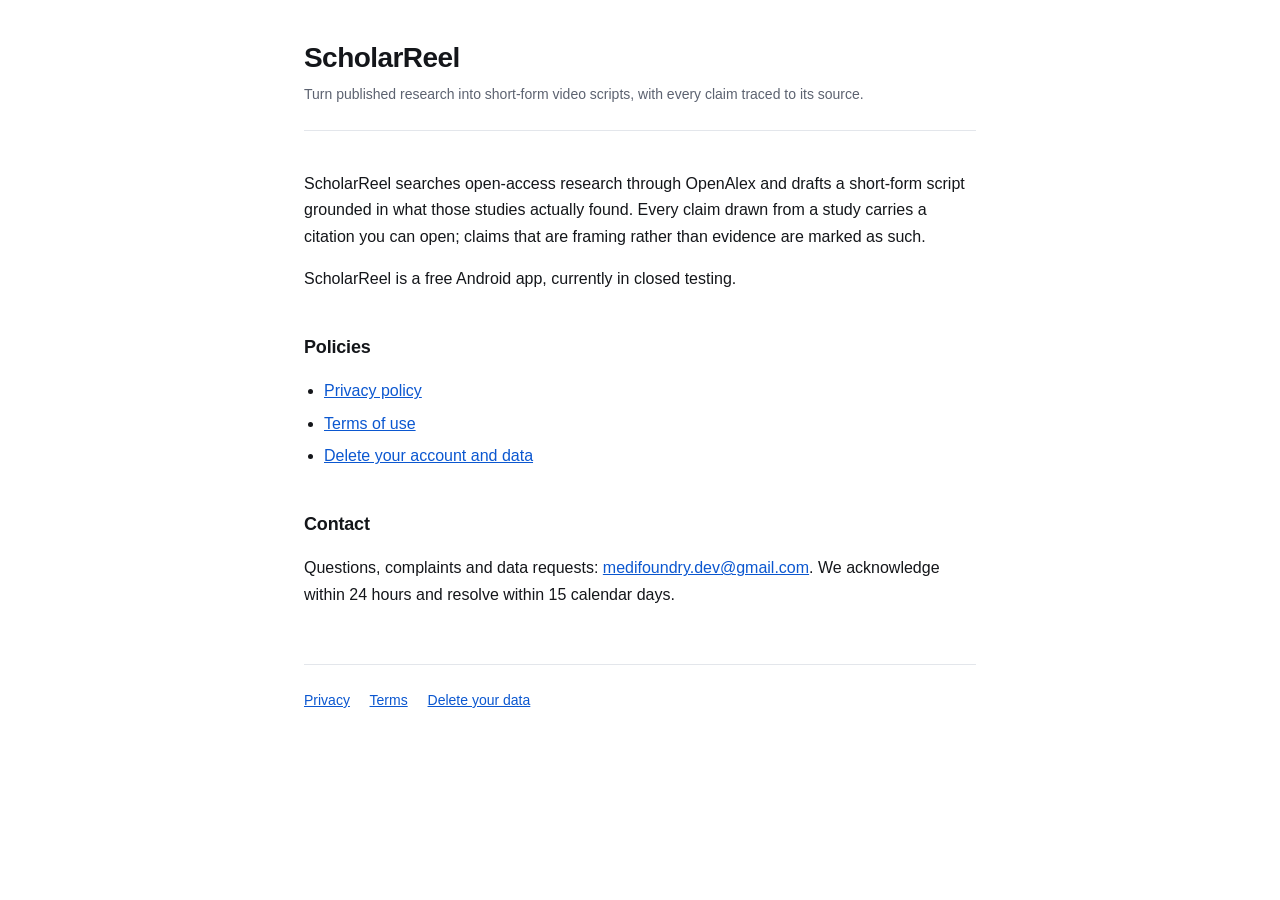
<file: index.html>
<!doctype html>
<html lang="en">
<head>
<meta charset="utf-8">
<meta name="viewport" content="width=device-width, initial-scale=1">
<title>ScholarReel</title>
<link rel="stylesheet" href="style.css">
</head>
<body>
<main>

<header>
  <h1>ScholarReel</h1>
  <p class="updated">Turn published research into short-form video scripts, with every claim traced to its source.</p>
</header>

<p>
  ScholarReel searches open-access research through OpenAlex and drafts a
  short-form script grounded in what those studies actually found. Every claim
  drawn from a study carries a citation you can open; claims that are framing
  rather than evidence are marked as such.
</p>

<p>ScholarReel is a free Android app, currently in closed testing.</p>

<h2>Policies</h2>
<ul>
  <li><a href="privacy.html">Privacy policy</a></li>
  <li><a href="terms.html">Terms of use</a></li>
  <li><a href="delete.html">Delete your account and data</a></li>
</ul>

<h2>Contact</h2>
<p>
  Questions, complaints and data requests:
  <a href="mailto:medifoundry.dev@gmail.com">medifoundry.dev@gmail.com</a>.
  We acknowledge within 24 hours and resolve within 15 calendar days.
</p>

<footer>
  <a href="privacy.html">Privacy</a>
  <a href="terms.html">Terms</a>
  <a href="delete.html">Delete your data</a>
</footer>

</main>
</body>
</html>
</file>
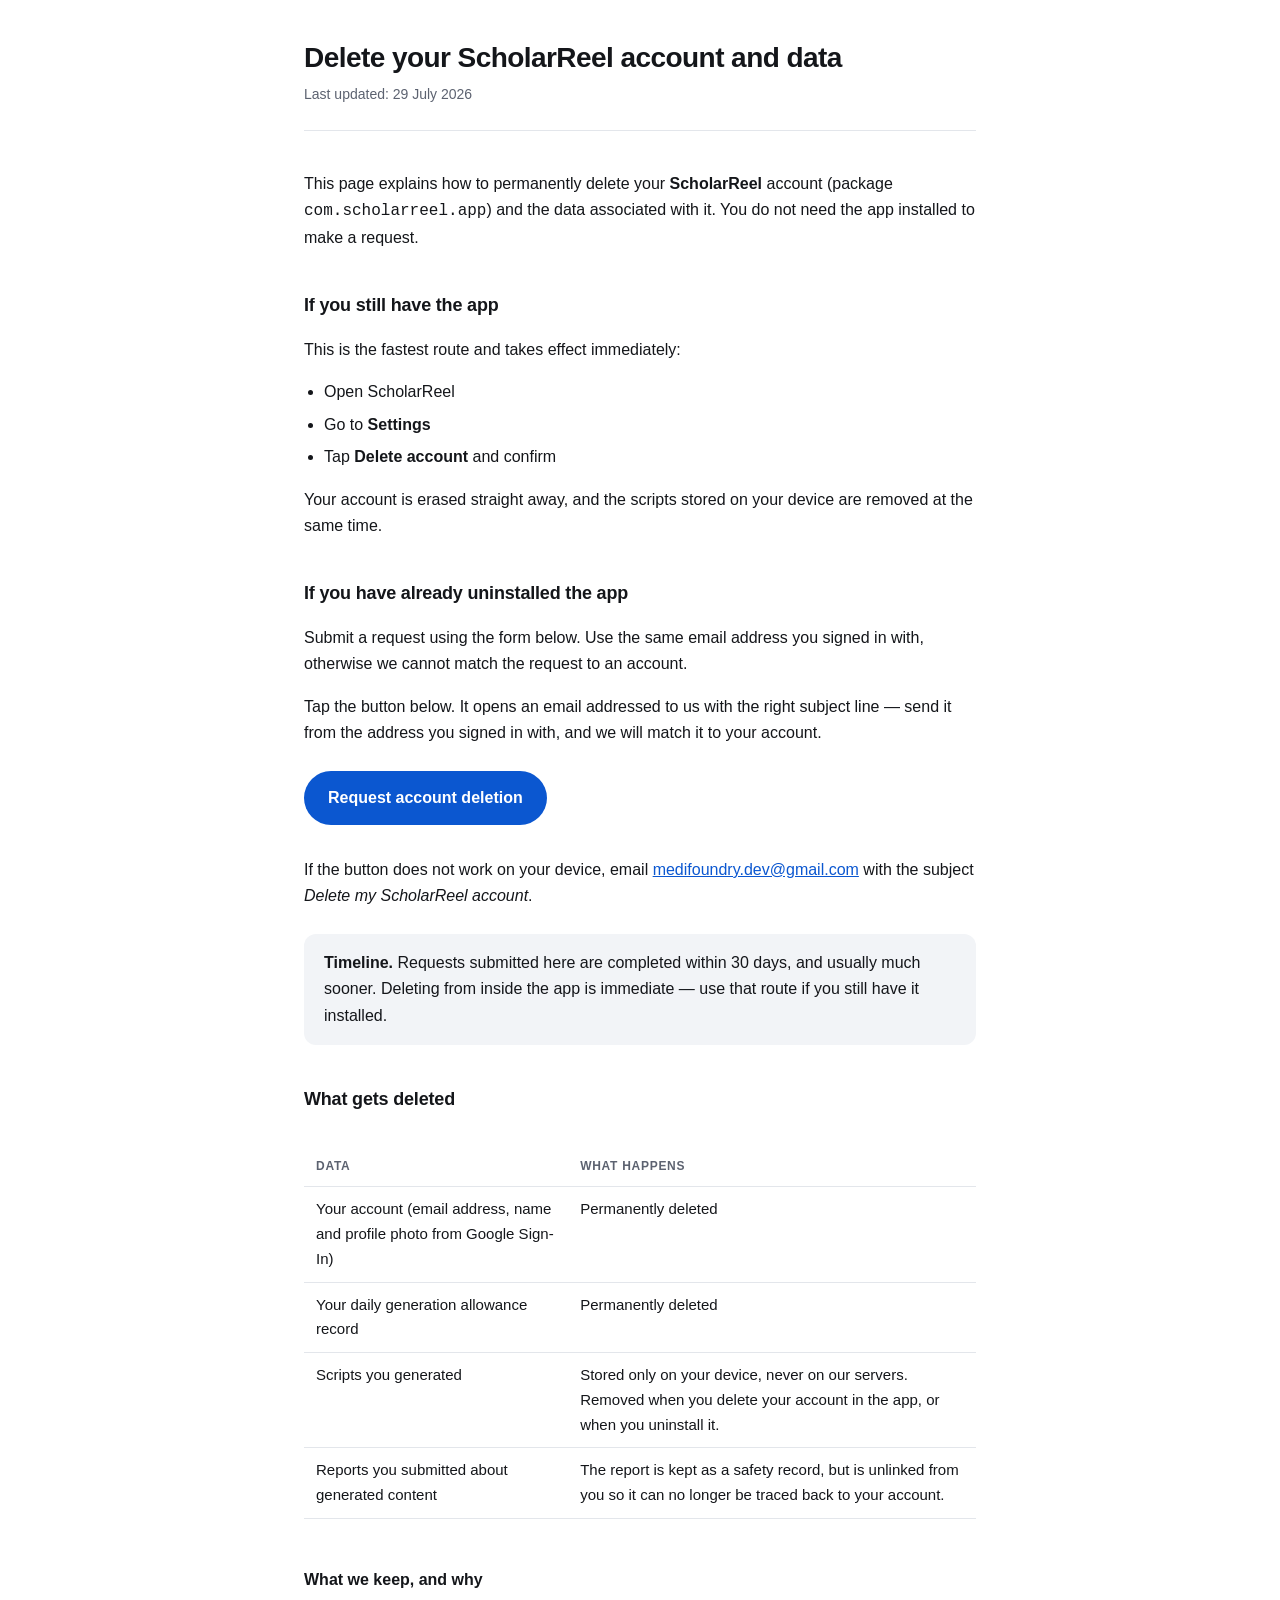
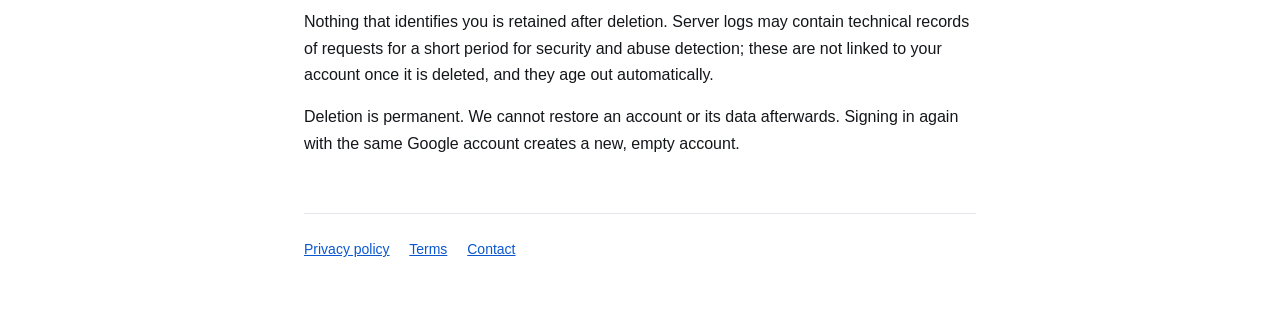
<file: delete.html>
<!doctype html>
<html lang="en">
<head>
<meta charset="utf-8">
<meta name="viewport" content="width=device-width, initial-scale=1">
<title>Delete your ScholarReel account and data</title>
<link rel="stylesheet" href="style.css">
</head>
<body>
<main>

<header>
  <h1>Delete your ScholarReel account and data</h1>
  <p class="updated">Last updated: 29 July 2026</p>
</header>

<p>
  This page explains how to permanently delete your <strong>ScholarReel</strong>
  account (package <code>com.scholarreel.app</code>) and the data associated with it.
  You do not need the app installed to make a request.
</p>

<h2>If you still have the app</h2>
<p>This is the fastest route and takes effect immediately:</p>
<ul>
  <li>Open ScholarReel</li>
  <li>Go to <strong>Settings</strong></li>
  <li>Tap <strong>Delete account</strong> and confirm</li>
</ul>
<p>
  Your account is erased straight away, and the scripts stored on your device are
  removed at the same time.
</p>

<h2>If you have already uninstalled the app</h2>
<p>
  Submit a request using the form below. Use the same email address you signed in
  with, otherwise we cannot match the request to an account.
</p>

<p>
  Tap the button below. It opens an email addressed to us with the right
  subject line — send it from the address you signed in with, and we will match
  it to your account.
</p>

<a class="cta"
   href="mailto:medifoundry.dev@gmail.com?subject=Delete%20my%20ScholarReel%20account&amp;body=Please%20permanently%20delete%20my%20ScholarReel%20account%20and%20all%20associated%20data.%0A%0AI%20understand%20this%20cannot%20be%20undone.%0A%0A(Send%20this%20from%20the%20email%20address%20you%20signed%20in%20with.)">
  Request account deletion
</a>

<p>
  If the button does not work on your device, email
  <a href="mailto:medifoundry.dev@gmail.com">medifoundry.dev@gmail.com</a>
  with the subject <em>Delete my ScholarReel account</em>.
</p>

<div class="note">
  <strong>Timeline.</strong> Requests submitted here are completed within 30 days,
  and usually much sooner. Deleting from inside the app is immediate — use that
  route if you still have it installed.
</div>

<h2>What gets deleted</h2>

<div class="scroll">
<table>
  <thead>
    <tr><th>Data</th><th>What happens</th></tr>
  </thead>
  <tbody>
    <tr>
      <td>Your account (email address, name and profile photo from Google Sign-In)</td>
      <td>Permanently deleted</td>
    </tr>
    <tr>
      <td>Your daily generation allowance record</td>
      <td>Permanently deleted</td>
    </tr>
    <tr>
      <td>Scripts you generated</td>
      <td>
        Stored only on your device, never on our servers. Removed when you delete
        your account in the app, or when you uninstall it.
      </td>
    </tr>
    <tr>
      <td>Reports you submitted about generated content</td>
      <td>
        The report is kept as a safety record, but is unlinked from you so it can
        no longer be traced back to your account.
      </td>
    </tr>
  </tbody>
</table>
</div>

<h3>What we keep, and why</h3>
<p>
  Nothing that identifies you is retained after deletion. Server logs may contain
  technical records of requests for a short period for security and abuse
  detection; these are not linked to your account once it is deleted, and they
  age out automatically.
</p>
<p>
  Deletion is permanent. We cannot restore an account or its data afterwards.
  Signing in again with the same Google account creates a new, empty account.
</p>

<footer>
  <a href="privacy.html">Privacy policy</a>
  <a href="terms.html">Terms</a>
  <a href="mailto:medifoundry.dev@gmail.com">Contact</a>
</footer>

</main>
</body>
</html>
</file>
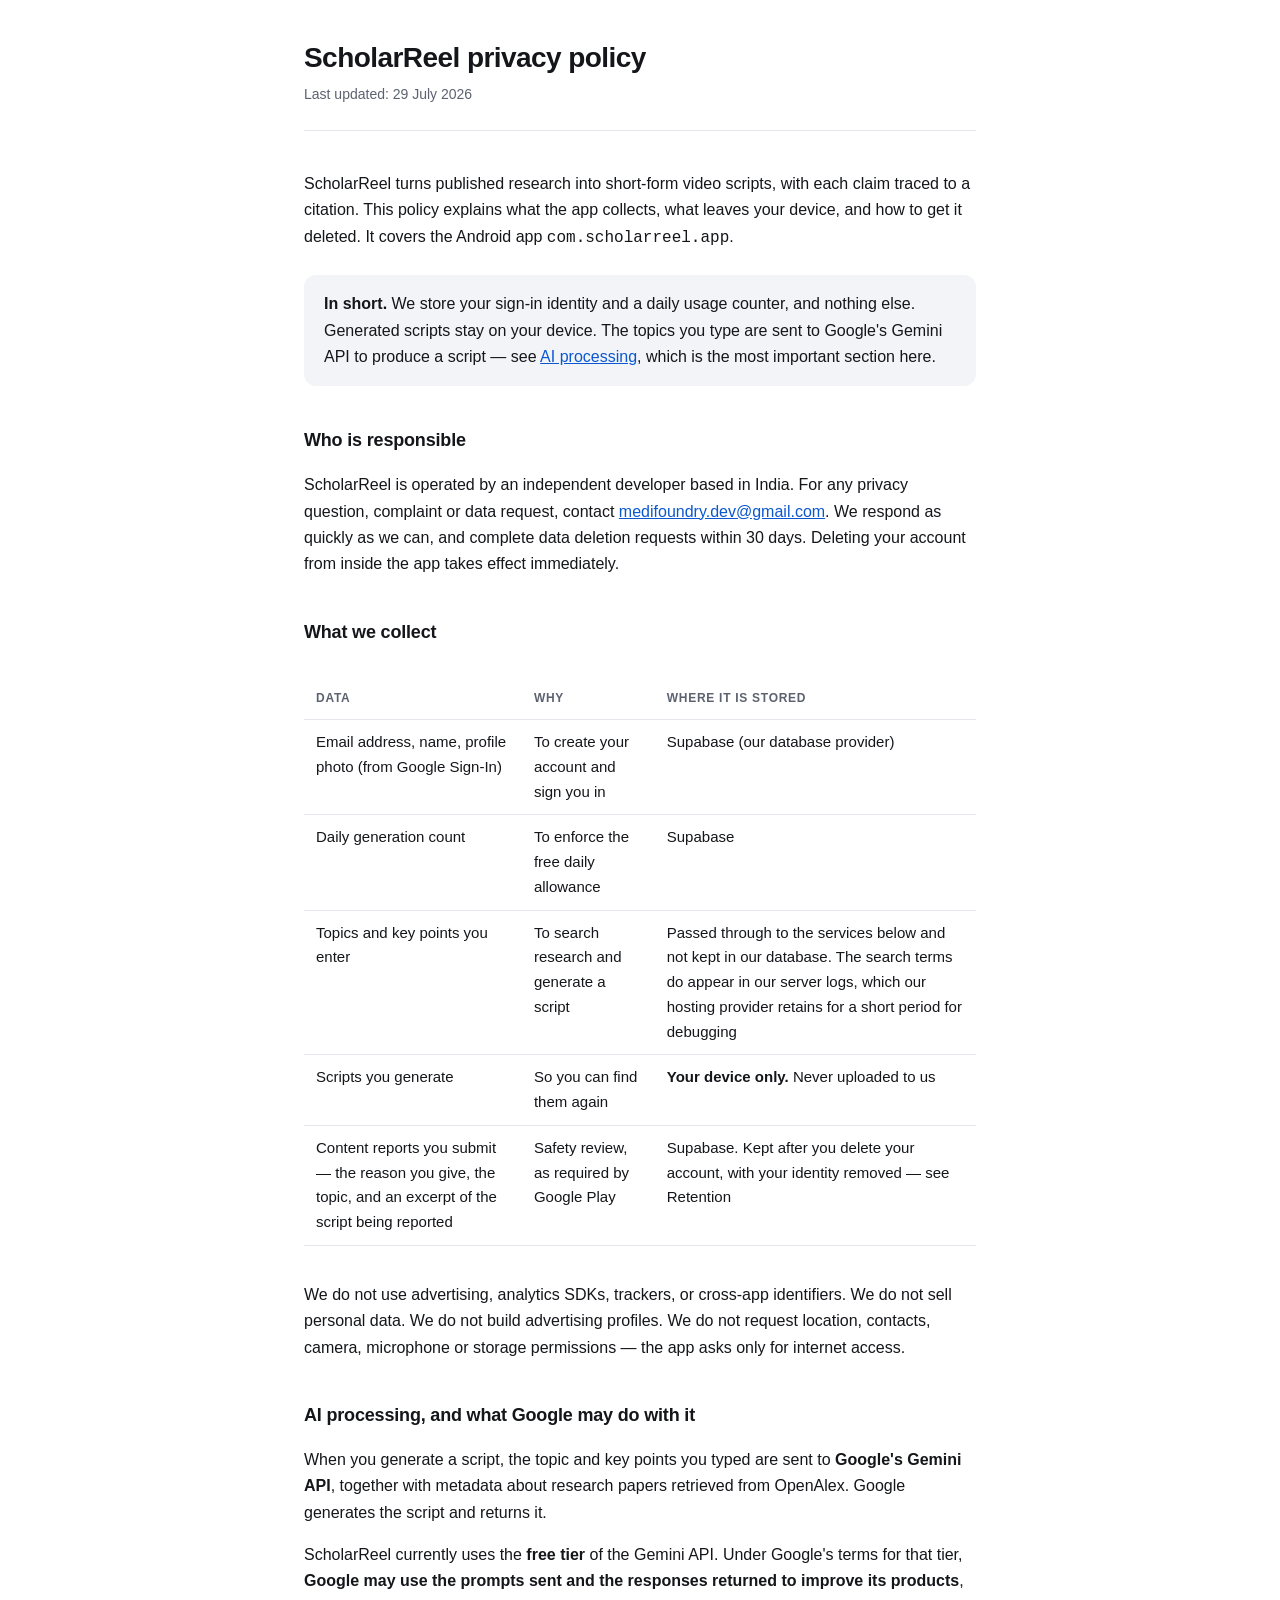
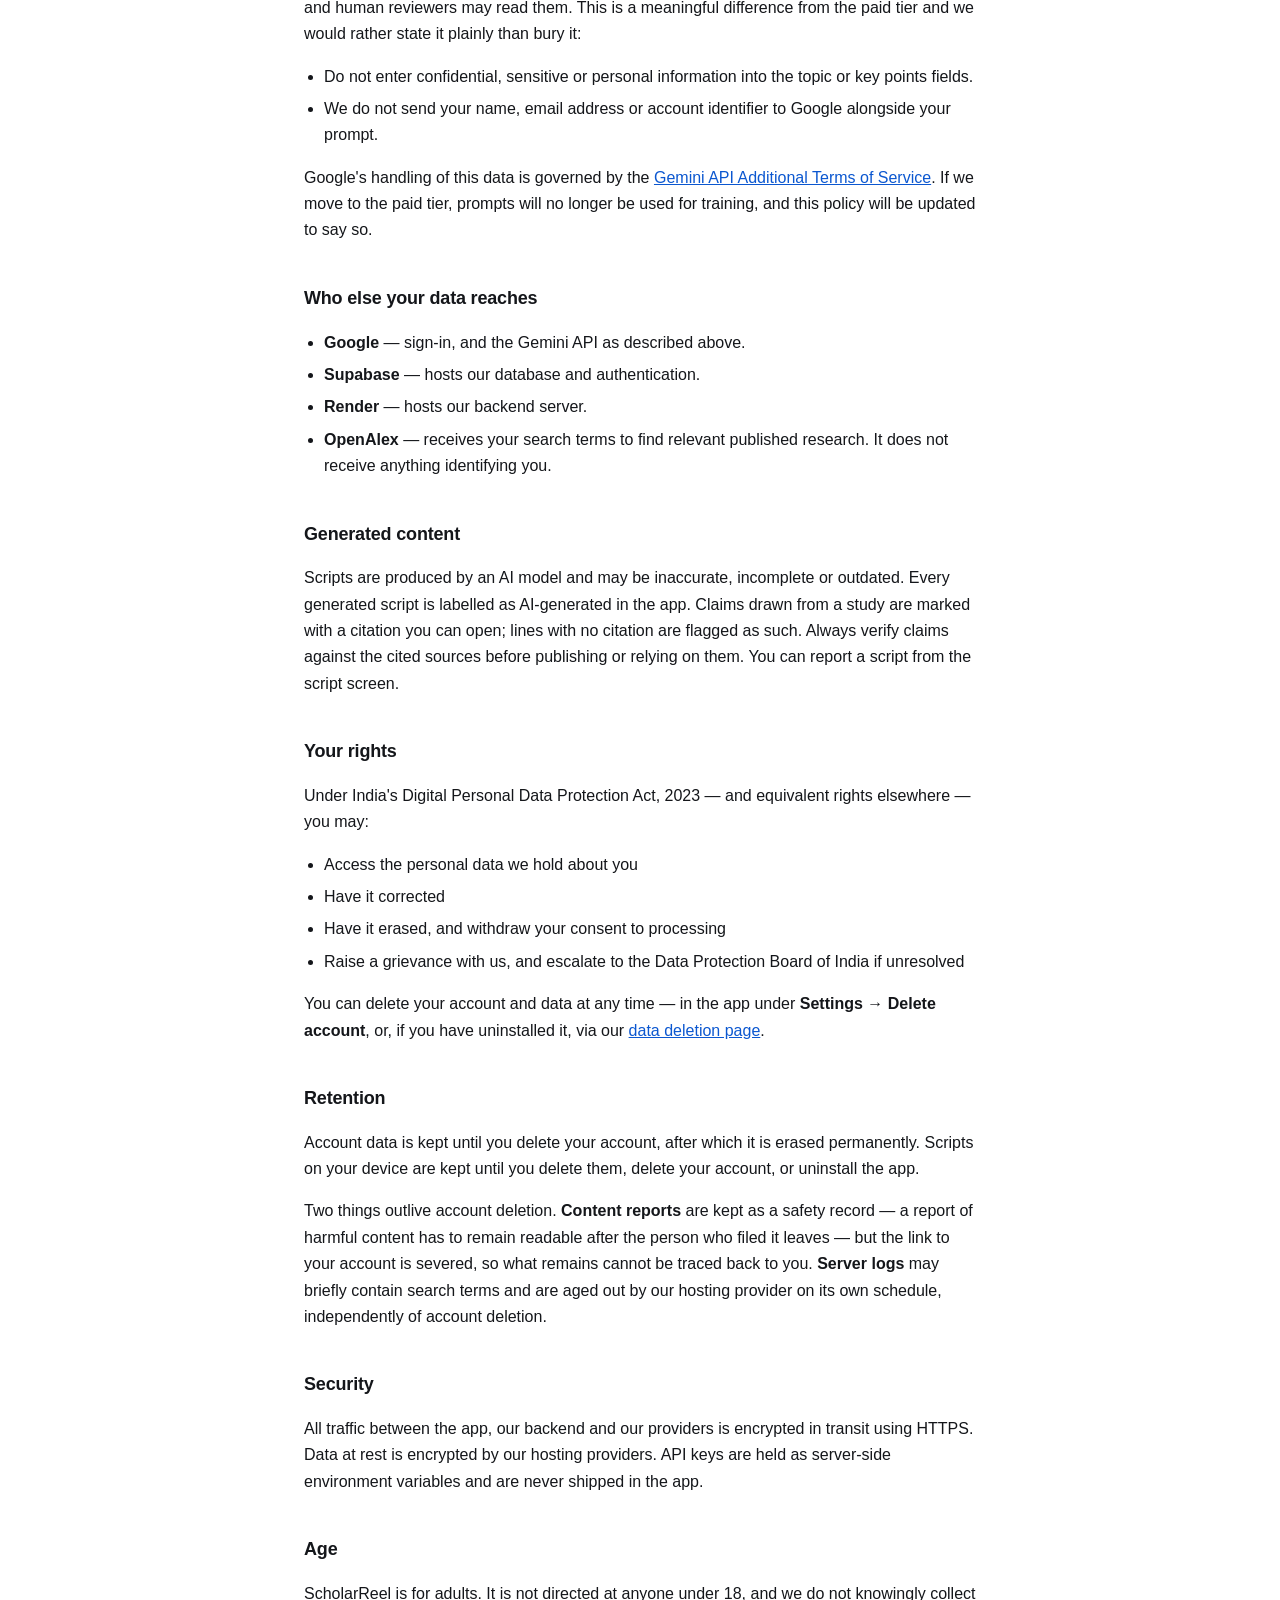
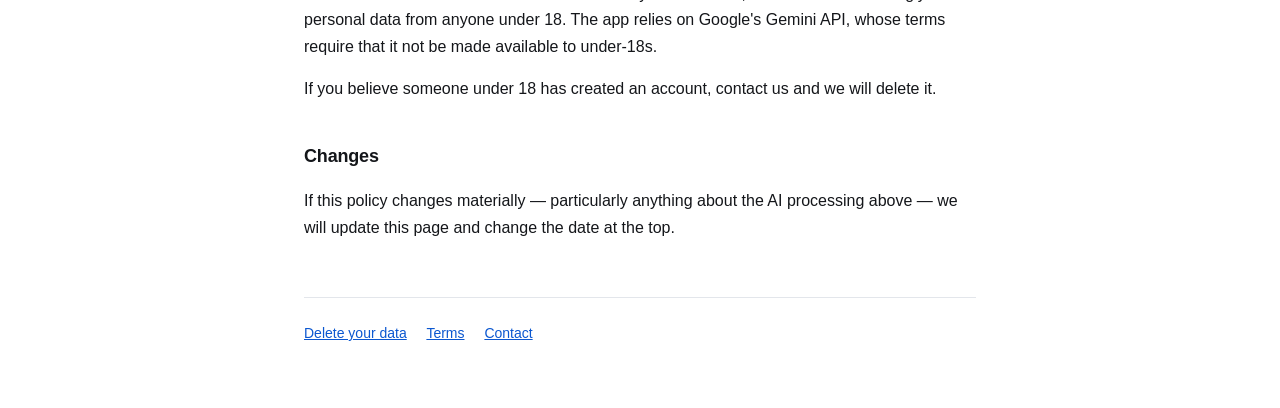
<file: privacy.html>
<!doctype html>
<html lang="en">
<head>
<meta charset="utf-8">
<meta name="viewport" content="width=device-width, initial-scale=1">
<title>ScholarReel privacy policy</title>
<link rel="stylesheet" href="style.css">
</head>
<body>
<main>

<header>
  <h1>ScholarReel privacy policy</h1>
  <p class="updated">Last updated: 29 July 2026</p>
</header>

<p>
  ScholarReel turns published research into short-form video scripts, with each
  claim traced to a citation. This policy explains what the app collects, what
  leaves your device, and how to get it deleted. It covers the Android app
  <code>com.scholarreel.app</code>.
</p>

<div class="note">
  <strong>In short.</strong> We store your sign-in identity and a daily usage
  counter, and nothing else. Generated scripts stay on your device. The topics
  you type are sent to Google's Gemini API to produce a script — see
  <a href="#ai">AI processing</a>, which is the most important section here.
</div>

<h2>Who is responsible</h2>
<p>
  ScholarReel is operated by an independent developer based in India. For any
  privacy question, complaint or data request, contact
  <a href="mailto:medifoundry.dev@gmail.com">medifoundry.dev@gmail.com</a>.
  We respond as quickly as we can, and complete data deletion requests within
  30 days. Deleting your account from inside the app takes effect immediately.
</p>

<h2>What we collect</h2>

<div class="scroll">
<table>
  <thead>
    <tr><th>Data</th><th>Why</th><th>Where it is stored</th></tr>
  </thead>
  <tbody>
    <tr>
      <td>Email address, name, profile photo (from Google Sign-In)</td>
      <td>To create your account and sign you in</td>
      <td>Supabase (our database provider)</td>
    </tr>
    <tr>
      <td>Daily generation count</td>
      <td>To enforce the free daily allowance</td>
      <td>Supabase</td>
    </tr>
    <tr>
      <td>Topics and key points you enter</td>
      <td>To search research and generate a script</td>
      <td>Passed through to the services below and not kept in our database.
        The search terms do appear in our server logs, which our hosting
        provider retains for a short period for debugging</td>
    </tr>
    <tr>
      <td>Scripts you generate</td>
      <td>So you can find them again</td>
      <td><strong>Your device only.</strong> Never uploaded to us</td>
    </tr>
    <tr>
      <td>Content reports you submit — the reason you give, the topic, and an
        excerpt of the script being reported</td>
      <td>Safety review, as required by Google Play</td>
      <td>Supabase. Kept after you delete your account, with your identity
        removed — see Retention</td>
    </tr>
  </tbody>
</table>
</div>

<p>
  We do not use advertising, analytics SDKs, trackers, or cross-app identifiers.
  We do not sell personal data. We do not build advertising profiles. We do not
  request location, contacts, camera, microphone or storage permissions — the
  app asks only for internet access.
</p>

<h2 id="ai">AI processing, and what Google may do with it</h2>
<p>
  When you generate a script, the topic and key points you typed are sent to
  <strong>Google's Gemini API</strong>, together with metadata about research
  papers retrieved from OpenAlex. Google generates the script and returns it.
</p>
<p>
  ScholarReel currently uses the <strong>free tier</strong> of the Gemini API.
  Under Google's terms for that tier, <strong>Google may use the prompts sent
  and the responses returned to improve its products</strong>, and human
  reviewers may read them. This is a meaningful difference from the paid tier
  and we would rather state it plainly than bury it:
</p>
<ul>
  <li>Do not enter confidential, sensitive or personal information into the topic or key points fields.</li>
  <li>We do not send your name, email address or account identifier to Google alongside your prompt.</li>
</ul>
<p>
  Google's handling of this data is governed by the
  <a href="https://ai.google.dev/gemini-api/terms">Gemini API Additional Terms of Service</a>.
  If we move to the paid tier, prompts will no longer be used for training, and
  this policy will be updated to say so.
</p>

<h2>Who else your data reaches</h2>
<ul>
  <li><strong>Google</strong> — sign-in, and the Gemini API as described above.</li>
  <li><strong>Supabase</strong> — hosts our database and authentication.</li>
  <li><strong>Render</strong> — hosts our backend server.</li>
  <li><strong>OpenAlex</strong> — receives your search terms to find relevant published research. It does not receive anything identifying you.</li>
</ul>

<h2>Generated content</h2>
<p>
  Scripts are produced by an AI model and may be inaccurate, incomplete or
  outdated. Every generated script is labelled as AI-generated in the app.
  Claims drawn from a study are marked with a citation you can open; lines with
  no citation are flagged as such. Always verify claims against the cited
  sources before publishing or relying on them. You can report a script from the
  script screen.
</p>

<h2>Your rights</h2>
<p>
  Under India's Digital Personal Data Protection Act, 2023 — and equivalent
  rights elsewhere — you may:
</p>
<ul>
  <li>Access the personal data we hold about you</li>
  <li>Have it corrected</li>
  <li>Have it erased, and withdraw your consent to processing</li>
  <li>Raise a grievance with us, and escalate to the Data Protection Board of India if unresolved</li>
</ul>
<p>
  You can delete your account and data at any time — in the app under
  <strong>Settings &rarr; Delete account</strong>, or, if you have uninstalled
  it, via our <a href="delete.html">data deletion page</a>.
</p>

<h2>Retention</h2>
<p>
  Account data is kept until you delete your account, after which it is erased
  permanently. Scripts on your device are kept until you delete them, delete
  your account, or uninstall the app.
</p>
<p>
  Two things outlive account deletion. <strong>Content reports</strong> are
  kept as a safety record — a report of harmful content has to remain readable
  after the person who filed it leaves — but the link to your account is
  severed, so what remains cannot be traced back to you. <strong>Server
  logs</strong> may briefly contain search terms and are aged out by our
  hosting provider on its own schedule, independently of account deletion.
</p>

<h2>Security</h2>
<p>
  All traffic between the app, our backend and our providers is encrypted in
  transit using HTTPS. Data at rest is encrypted by our hosting providers. API
  keys are held as server-side environment variables and are never shipped in
  the app.
</p>

<h2>Age</h2>
<p>
  ScholarReel is for adults. It is not directed at anyone under 18, and we do
  not knowingly collect personal data from anyone under 18. The app relies on
  Google's Gemini API, whose terms require that it not be made available to
  under-18s.
</p>
<p>
  If you believe someone under 18 has created an account, contact us and we
  will delete it.
</p>

<h2>Changes</h2>
<p>
  If this policy changes materially — particularly anything about the AI
  processing above — we will update this page and change the date at the top.
</p>

<footer>
  <a href="delete.html">Delete your data</a>
  <a href="terms.html">Terms</a>
  <a href="mailto:medifoundry.dev@gmail.com">Contact</a>
</footer>

</main>
</body>
</html>
</file>
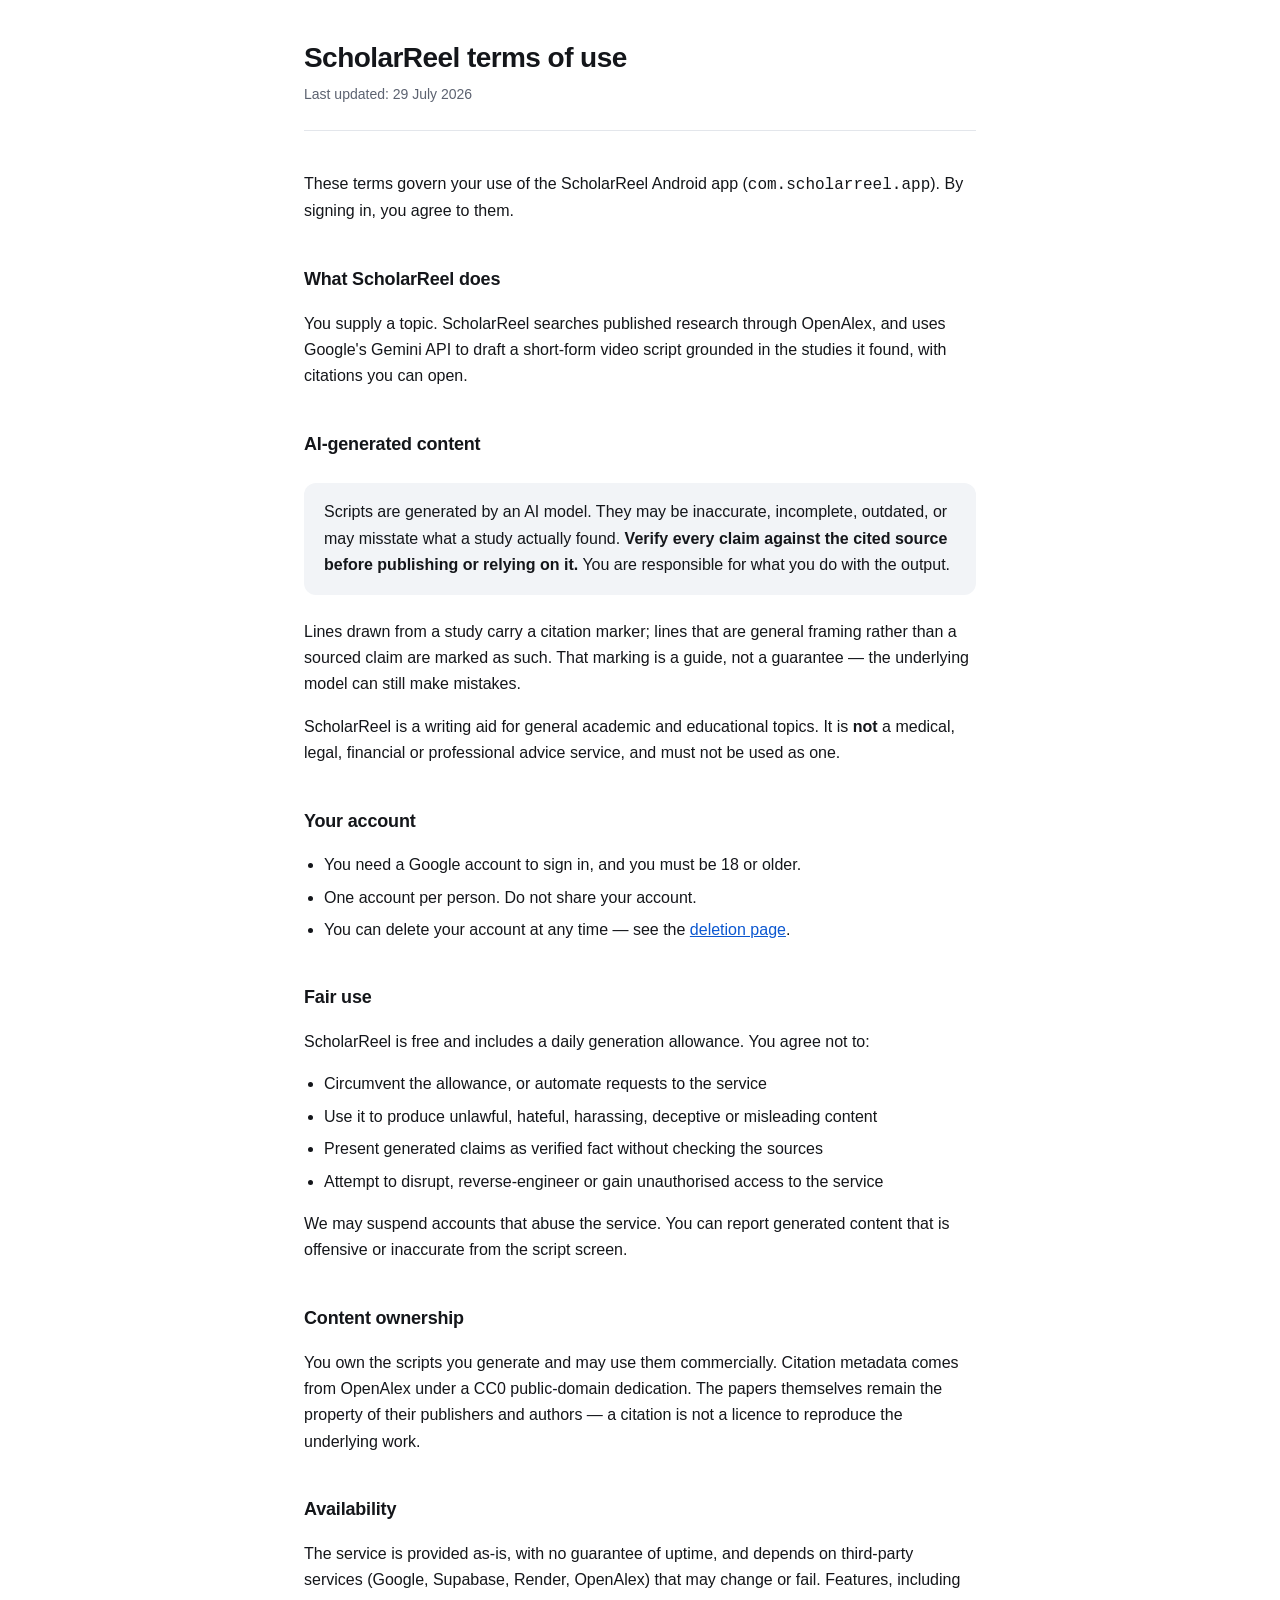
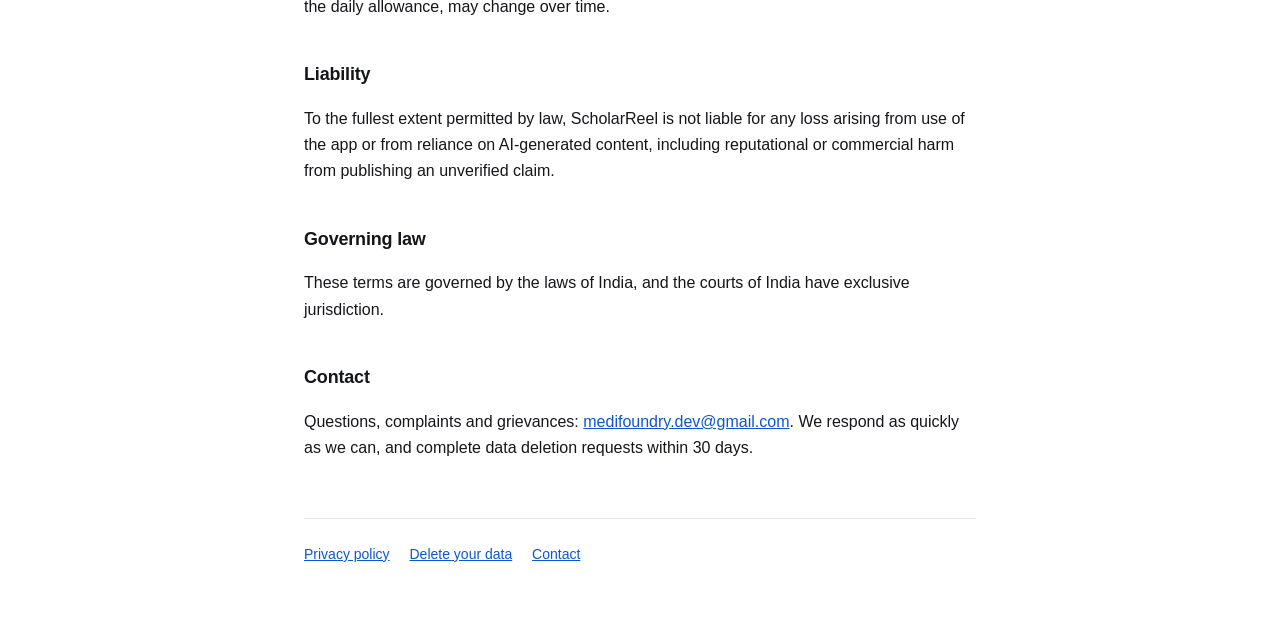
<file: terms.html>
<!doctype html>
<html lang="en">
<head>
<meta charset="utf-8">
<meta name="viewport" content="width=device-width, initial-scale=1">
<title>ScholarReel terms of use</title>
<link rel="stylesheet" href="style.css">
</head>
<body>
<main>

<header>
  <h1>ScholarReel terms of use</h1>
  <p class="updated">Last updated: 29 July 2026</p>
</header>

<p>
  These terms govern your use of the ScholarReel Android app
  (<code>com.scholarreel.app</code>). By signing in, you agree to them.
</p>

<h2>What ScholarReel does</h2>
<p>
  You supply a topic. ScholarReel searches published research through OpenAlex,
  and uses Google's Gemini API to draft a short-form video script grounded in
  the studies it found, with citations you can open.
</p>

<h2>AI-generated content</h2>
<div class="note">
  Scripts are generated by an AI model. They may be inaccurate, incomplete,
  outdated, or may misstate what a study actually found.
  <strong>Verify every claim against the cited source before publishing or
  relying on it.</strong> You are responsible for what you do with the output.
</div>
<p>
  Lines drawn from a study carry a citation marker; lines that are general
  framing rather than a sourced claim are marked as such. That marking is a
  guide, not a guarantee — the underlying model can still make mistakes.
</p>
<p>
  ScholarReel is a writing aid for general academic and educational topics. It
  is <strong>not</strong> a medical, legal, financial or professional advice
  service, and must not be used as one.
</p>

<h2>Your account</h2>
<ul>
  <li>You need a Google account to sign in, and you must be 18 or older.</li>
  <li>One account per person. Do not share your account.</li>
  <li>You can delete your account at any time — see the <a href="delete.html">deletion page</a>.</li>
</ul>

<h2>Fair use</h2>
<p>
  ScholarReel is free and includes a daily generation allowance. You agree not to:
</p>
<ul>
  <li>Circumvent the allowance, or automate requests to the service</li>
  <li>Use it to produce unlawful, hateful, harassing, deceptive or misleading content</li>
  <li>Present generated claims as verified fact without checking the sources</li>
  <li>Attempt to disrupt, reverse-engineer or gain unauthorised access to the service</li>
</ul>
<p>
  We may suspend accounts that abuse the service. You can report generated
  content that is offensive or inaccurate from the script screen.
</p>

<h2>Content ownership</h2>
<p>
  You own the scripts you generate and may use them commercially. Citation
  metadata comes from OpenAlex under a CC0 public-domain dedication. The papers
  themselves remain the property of their publishers and authors — a citation
  is not a licence to reproduce the underlying work.
</p>

<h2>Availability</h2>
<p>
  The service is provided as-is, with no guarantee of uptime, and depends on
  third-party services (Google, Supabase, Render, OpenAlex) that may change or
  fail. Features, including the daily allowance, may change over time.
</p>

<h2>Liability</h2>
<p>
  To the fullest extent permitted by law, ScholarReel is not liable for any loss
  arising from use of the app or from reliance on AI-generated content,
  including reputational or commercial harm from publishing an unverified claim.
</p>

<h2>Governing law</h2>
<p>
  These terms are governed by the laws of India, and the courts of India have
  exclusive jurisdiction.
</p>

<h2>Contact</h2>
<p>
  Questions, complaints and grievances:
  <a href="mailto:medifoundry.dev@gmail.com">medifoundry.dev@gmail.com</a>.
  We respond as quickly as we can, and complete data deletion requests within 30 days.
</p>

<footer>
  <a href="privacy.html">Privacy policy</a>
  <a href="delete.html">Delete your data</a>
  <a href="mailto:medifoundry.dev@gmail.com">Contact</a>
</footer>

</main>
</body>
</html>
</file>
<file: style.css>
/* Shared styling for the ScholarReel public pages.
   Deliberately one small stylesheet with no external fonts or CDNs — these
   pages must load for a Play reviewer on any connection. */

:root {
  --ink: #14161a;
  --muted: #5c6270;
  --accent: #0b57d0;
  --hairline: #e3e6eb;
  --canvas: #f2f4f7;
}

* { box-sizing: border-box; }

body {
  margin: 0;
  padding: 0 1.25rem 4rem;
  background: #fff;
  color: var(--ink);
  font: 16px/1.65 -apple-system, BlinkMacSystemFont, "Segoe UI", Roboto, Helvetica, Arial, sans-serif;
}

main { max-width: 42rem; margin: 0 auto; }

header {
  border-bottom: 1px solid var(--hairline);
  margin-bottom: 2.5rem;
  padding: 2.5rem 0 1.5rem;
}

h1 { font-size: 1.75rem; line-height: 1.25; margin: 0 0 .5rem; letter-spacing: -.02em; }
h2 { font-size: 1.125rem; margin: 2.5rem 0 .75rem; letter-spacing: -.01em; }
h3 { font-size: 1rem; margin: 1.75rem 0 .5rem; }

.updated { color: var(--muted); font-size: .875rem; margin: 0; }

a { color: var(--accent); }

.note {
  background: var(--canvas);
  border-radius: .75rem;
  padding: 1rem 1.25rem;
  margin: 1.5rem 0;
}

.cta {
  display: inline-block;
  background: var(--accent);
  color: #fff;
  text-decoration: none;
  font-weight: 600;
  padding: .875rem 1.5rem;
  border-radius: 999px;
  margin: .5rem 0 1rem;
}

table { border-collapse: collapse; width: 100%; margin: 1.25rem 0; font-size: .9375rem; }
th, td { text-align: left; padding: .625rem .75rem; border-bottom: 1px solid var(--hairline); vertical-align: top; }
th { font-size: .75rem; letter-spacing: .06em; text-transform: uppercase; color: var(--muted); }

ul { padding-left: 1.25rem; }
li { margin-bottom: .375rem; }

footer {
  border-top: 1px solid var(--hairline);
  margin-top: 3.5rem;
  padding-top: 1.5rem;
  color: var(--muted);
  font-size: .875rem;
}
footer a { margin-right: 1rem; }

/* Wide tables shouldn't force the page to scroll sideways on a phone. */
.scroll { overflow-x: auto; }

@media (prefers-color-scheme: dark) {
  :root { --ink: #e8eaed; --muted: #9aa0ac; --hairline: #2b2f36; --canvas: #1a1d22; --accent: #8ab4f8; }
  body { background: #101317; }
  .cta { color: #101317; }
}
</file>
